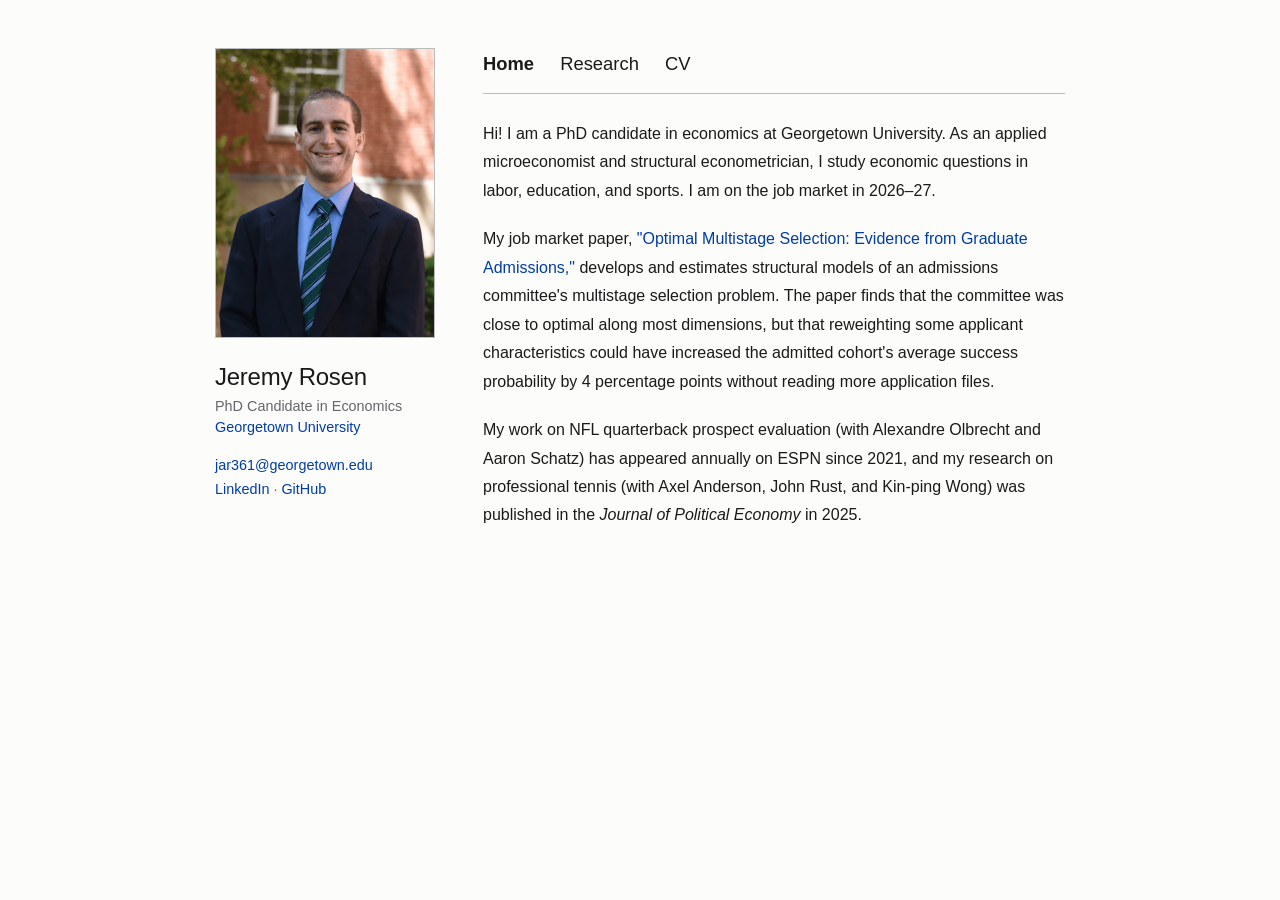
<file: index.html>
<!DOCTYPE html>
<html lang="en">
<head>
    <meta charset="UTF-8">
    <meta name="viewport" content="width=device-width, initial-scale=1.0">
    <meta name="google-site-verification" content="pGSFCC_psG8uf5l2rRlfLcT0T4c5P7jHb2iBb4jefEI" />

    <title>Jeremy Rosen</title>
    <meta name="description" content="Jeremy Rosen: PhD Candidate in Economics, Georgetown University">
    <link rel="canonical" href="https://jeremyarosen.com/">

    <meta property="og:type" content="website">
    <meta property="og:site_name" content="Jeremy Rosen">
    <meta property="og:title" content="Jeremy Rosen">
    <meta property="og:description" content="Jeremy Rosen: PhD Candidate in Economics, Georgetown University">
    <meta property="og:url" content="https://jeremyarosen.com/">
    <meta property="og:image" content="https://jeremyarosen.com/photo.png">

    <meta name="twitter:card" content="summary">
    <meta name="twitter:title" content="Jeremy Rosen">
    <meta name="twitter:description" content="Jeremy Rosen: PhD Candidate in Economics, Georgetown University">
    <meta name="twitter:image" content="https://jeremyarosen.com/photo.png">

    <link rel="icon" href="/favicon.ico" sizes="any">
    <link rel="icon" type="image/png" sizes="512x512" href="/android-chrome-512x512.png">
    <link rel="icon" type="image/png" sizes="192x192" href="/android-chrome-192x192.png">
    <link rel="icon" type="image/png" sizes="32x32" href="/favicon-32x32.png">
    <link rel="icon" type="image/png" sizes="16x16" href="/favicon-16x16.png">
    <link rel="apple-touch-icon" sizes="180x180" href="/apple-touch-icon.png">
    <link rel="manifest" href="/site.webmanifest">
    <meta name="theme-color" content="#003DA5">

    <link rel="stylesheet" href="style.css">

    <script type="application/ld+json">
    {
      "@context": "https://schema.org",
      "@graph": [
        {
          "@type": "WebSite",
          "@id": "https://jeremyarosen.com/#website",
          "url": "https://jeremyarosen.com/",
          "name": "Jeremy Rosen",
          "inLanguage": "en"
        },
        {
          "@type": "Person",
          "@id": "https://jeremyarosen.com/#person",
          "name": "Jeremy Rosen",
          "alternateName": "Jeremy A. Rosen",
          "url": "https://jeremyarosen.com/",
          "image": "https://jeremyarosen.com/photo.png",
          "jobTitle": "PhD Candidate in Economics",
          "affiliation": {
            "@type": "CollegeOrUniversity",
            "name": "Georgetown University",
            "url": "https://econ.georgetown.edu/"
          },
          "email": "mailto:jar361@georgetown.edu",
          "sameAs": [
            "https://www.linkedin.com/in/jeremy-rosen/"
          ]
        }
      ]
    }
    </script>
</head>
<body>

<div class="wrapper">

    <!-- ═══ Sidebar (same on every page) ═══ -->
    <div class="sidebar">
        <img src="photo.png" alt="Jeremy Rosen">
        <div class="sidebar-text">
            <h1>Jeremy Rosen</h1>
            <div class="affiliation">
                PhD Candidate in Economics<br>
                <a href="https://econ.georgetown.edu/">Georgetown University</a>
            </div>
            <div class="contact">
                <a href="mailto:jar361@georgetown.edu">jar361@georgetown.edu</a><br>
                <a href="https://www.linkedin.com/in/jeremy-rosen/">LinkedIn</a> · <a href="https://github.com/JRTennis">GitHub</a>
            </div>
        </div>
    </div>

    <!-- ═══ Content ═══ -->
    <div class="content">

        <nav class="content-nav">
            <a href="index.html" class="active">Home</a>
            <a href="research.html">Research</a>
            <a href="cv.pdf">CV</a>
        </nav>

        <div class="intro">
            <p>
                Hi! I am a PhD candidate in economics at Georgetown University.
                As an applied microeconomist and structural econometrician, I study economic questions
                in labor, education, and sports. I am on the job market in 2026–27.
            </p>
            <p>
                My job market paper, <a href="https://jeremyarosen.com/papers/grad_admissions_paper.pdf">"Optimal Multistage Selection:
                Evidence from Graduate Admissions,"</a> develops and estimates structural models of an admissions committee's multistage selection problem.
                The paper finds that the committee was close to optimal along most dimensions, but that reweighting some applicant characteristics
                could have increased the admitted cohort's average success probability by 4 percentage points without reading more application files.
            </p>
            <p>
                My work on NFL quarterback prospect evaluation (with Alexandre Olbrecht and Aaron Schatz) has appeared annually on ESPN since 2021, 
                and my research on professional tennis (with Axel Anderson, John Rust, and Kin-ping Wong) was published in the <em>Journal of Political Economy</em> in 2025.
            </p>
        </div>

    </div>

</div>

</body>
</html>
</file>
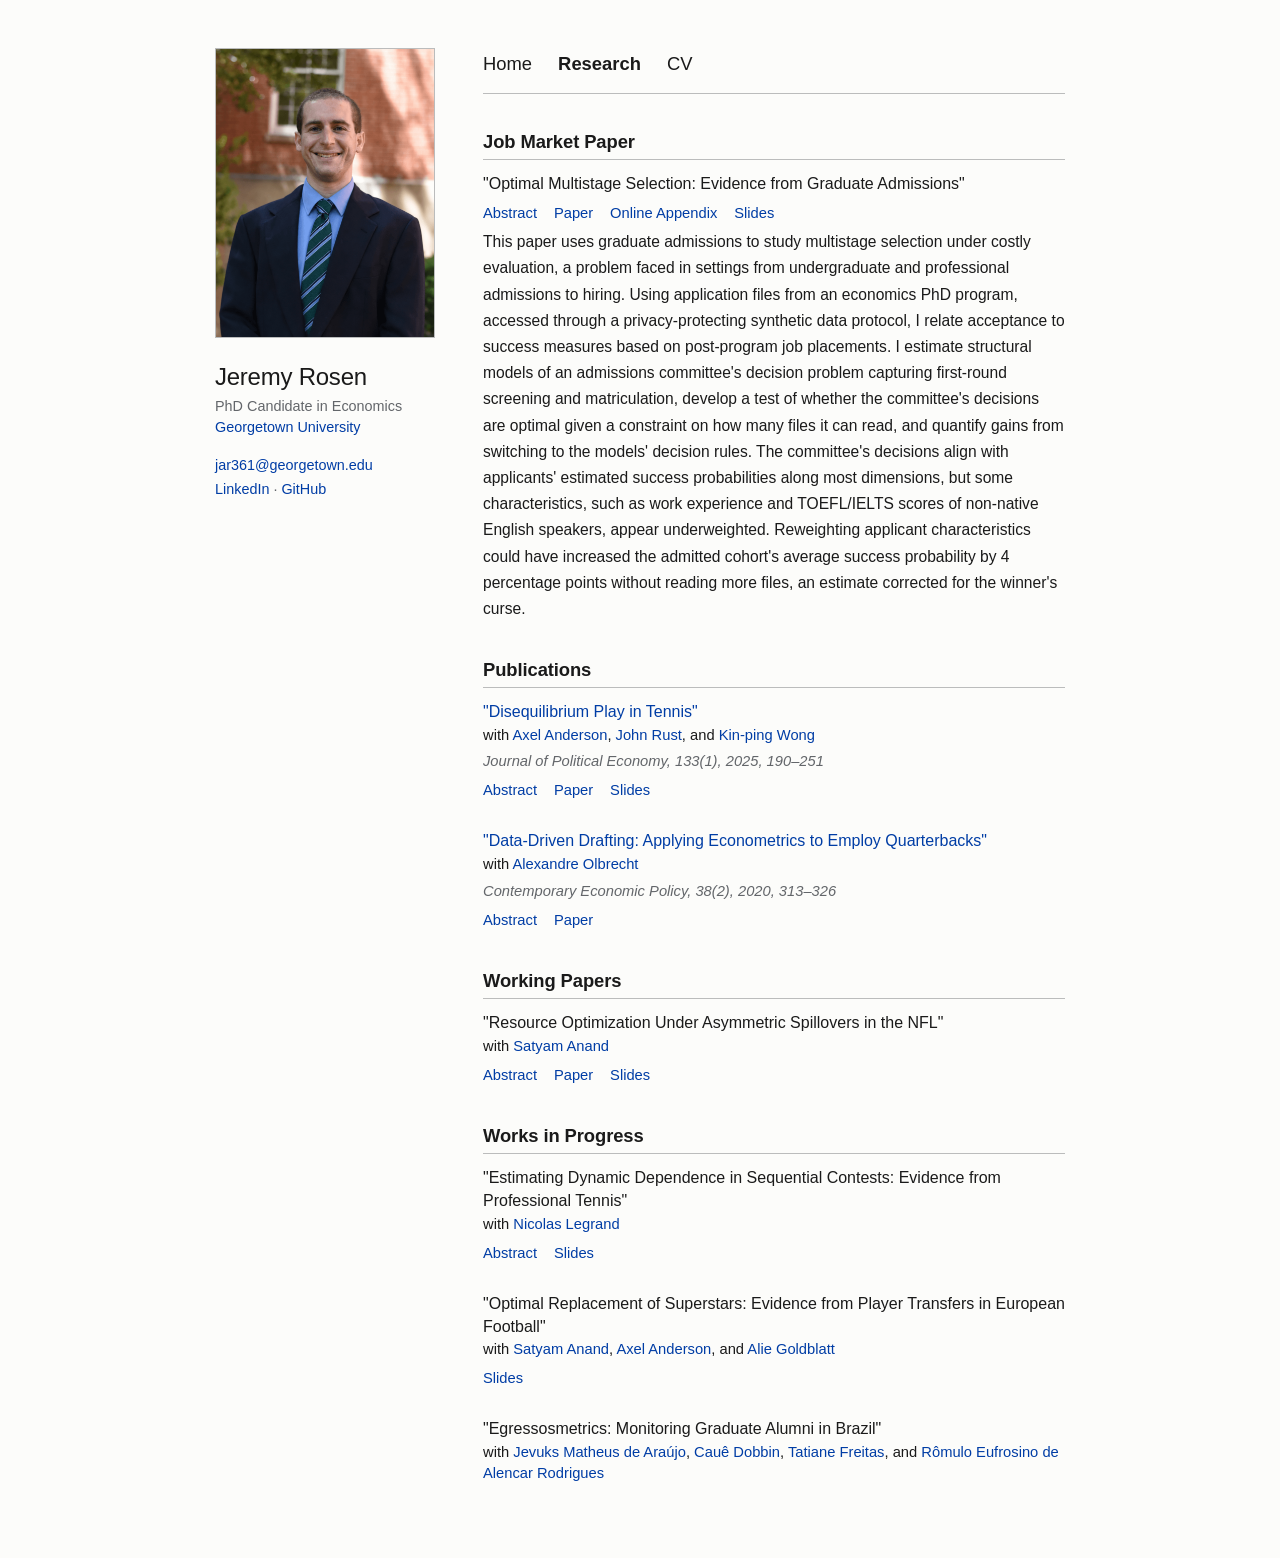
<file: research.html>
<!DOCTYPE html>
<html lang="en">
<head>
    <meta charset="UTF-8">
    <meta name="viewport" content="width=device-width, initial-scale=1.0">

    <title>Research - Jeremy Rosen</title>
    <meta name="description" content="Research by Jeremy Rosen: job market paper, publications, working papers, and works in progress">
    <link rel="canonical" href="https://jeremyarosen.com/research.html">

    <meta property="og:type" content="website">
    <meta property="og:site_name" content="Jeremy A. Rosen">
    <meta property="og:title" content="Research - Jeremy Rosen">
    <meta property="og:description" content="Research by Jeremy Rosen: job market paper, publications, working papers, and works in progress">
    <meta property="og:url" content="https://jeremyarosen.com/research.html">
    <meta property="og:image" content="https://jeremyarosen.com/photo.png">

    <meta name="twitter:card" content="summary">
    <meta name="twitter:title" content="Research - Jeremy Rosen">
    <meta name="twitter:description" content="Research by Jeremy Rosen: job market paper, publications, working papers, and works in progress">
    <meta name="twitter:image" content="https://jeremyarosen.com/photo.png">

    <link rel="icon" href="/favicon.ico" sizes="any">
    <link rel="icon" type="image/png" sizes="512x512" href="/android-chrome-512x512.png">
    <link rel="icon" type="image/png" sizes="192x192" href="/android-chrome-192x192.png">
    <link rel="icon" type="image/png" sizes="32x32" href="/favicon-32x32.png">
    <link rel="icon" type="image/png" sizes="16x16" href="/favicon-16x16.png">
    <link rel="apple-touch-icon" sizes="180x180" href="/apple-touch-icon.png">
    <link rel="manifest" href="/site.webmanifest">
    <meta name="theme-color" content="#003DA5">

    <link rel="stylesheet" href="style.css">

    <!-- Collapsible abstracts. Hidden only when JavaScript is available, so
         the text still shows if scripts are blocked. Move to style.css if preferred. -->
    <style>
        .js .abstract { display: none; }
        .js .abstract.is-open { display: block; }
    </style>
    <script>document.documentElement.classList.add('js');</script>
</head>
<body>

<div class="wrapper">

    <!-- ═══ Sidebar ═══ -->
    <div class="sidebar">
        <img src="photo.png" alt="Jeremy Rosen">
        <div class="sidebar-text">
            <h1>Jeremy Rosen</h1>
            <div class="affiliation">
                PhD Candidate in Economics<br>
                <a href="https://econ.georgetown.edu/">Georgetown University</a>
            </div>
            <div class="contact">
                <a href="mailto:jar361@georgetown.edu">jar361@georgetown.edu</a><br>
                <a href="https://www.linkedin.com/in/jeremy-rosen/">LinkedIn</a> · <a href="https://github.com/JRTennis">GitHub</a>
            </div>
        </div>
    </div>

    <!-- ═══ Content ═══ -->
    <div class="content">

        <nav class="content-nav">
            <a href="index.html">Home</a>
            <a href="research.html" class="active">Research</a>
            <a href="cv.pdf">CV</a>
        </nav>

        <!-- Job Market Paper -->
        <h2>Job Market Paper</h2>
        <div class="paper">
            <div class="paper-title">"Optimal Multistage Selection: Evidence from Graduate Admissions"</div>
            <div class="links">
                <a href="#jmp-abstract" class="abstract-toggle" aria-expanded="true" aria-controls="jmp-abstract">Abstract</a>
                <a href="https://jeremyarosen.com/papers/grad_admissions_paper.pdf">Paper</a>
                <a href="https://jeremyarosen.com/papers/grad_admissions_online_appendix.pdf">Online Appendix</a>
                <a href="https://jeremyarosen.com/papers/grad_admissions_presentation.pdf">Slides</a>
            </div>
            <p class="abstract is-open" id="jmp-abstract">
                This paper uses graduate admissions to study multistage selection under costly evaluation, a problem faced in settings from undergraduate and professional admissions to hiring.
                Using application files from an economics PhD program, accessed through a privacy-protecting synthetic data protocol, I relate acceptance to success measures based on post-program job placements.
                I estimate structural models of an admissions committee's decision problem capturing first-round screening and matriculation, develop a test of whether the committee's decisions are optimal given a constraint on how many files it can read, and quantify gains from switching to the models' decision rules.
                The committee's decisions align with applicants' estimated success probabilities along most dimensions, but some characteristics, such as work experience and TOEFL/IELTS scores of non-native English speakers, appear underweighted.
                Reweighting applicant characteristics could have increased the admitted cohort's average success probability by 4 percentage points without reading more files, an estimate corrected for the winner's curse.
            </p>
        </div>

        <!-- Publications -->
        <h2>Publications</h2>

        <div class="paper">
            <div class="paper-title"><a href="https://www.journals.uchicago.edu/doi/10.1086/732529">"Disequilibrium Play in Tennis"</a></div>
            <div class="coauthors">with <a href="https://sites.google.com/view/axel-anderson">Axel Anderson</a>, <a href="https://editorialexpress.com/jrust/">John Rust</a>, and <a href="https://kpjwong.weebly.com/">Kin-ping Wong</a></div>
            <div class="venue">Journal of Political Economy, 133(1), 2025, 190–251</div>
            <div class="links"><a href="#tennis-abstract" class="abstract-toggle" aria-expanded="false" aria-controls="tennis-abstract">Abstract</a> <a href="https://jeremyarosen.com/papers/disequilibrium_play_in_tennis_full.pdf">Paper</a> <a href="https://jeremyarosen.com/papers/jeremyr_slides.pdf">Slides</a></div>
            <p class="abstract" id="tennis-abstract">
                Do the world’s best tennis pros play Nash equilibrium mixed strategies? We answer this
question using data on serve direction choices (to the receiver’s left, right or body) from
the Match Charting Project. Using a new approach, we test and reject a key implication
of a mixed strategy Nash equilibrium: that the probability of winning the service game is
identical for all possible serve strategies. We calculate best-response serve strategies by
dynamic programming and show that for most elite pro servers, the DP strategy significantly
increases their win probability relative to the mixed strategies they actually use.
            </p>
        </div>

        <div class="paper">
            <div class="paper-title"><a href="https://onlinelibrary.wiley.com/doi/abs/10.1111/coep.12454">"Data-Driven Drafting: Applying Econometrics to Employ Quarterbacks"</a></div>
            <div class="coauthors">with <a href="https://www.ramapo.edu/asb/faculty/alexandre-olbrecht/">Alexandre Olbrecht</a></div>
            <div class="venue">Contemporary Economic Policy, 38(2), 2020, 313–326</div>
            <div class="links"><a href="#drafting-abstract" class="abstract-toggle" aria-expanded="false" aria-controls="drafting-abstract">Abstract</a> <a href="https://jeremyarosen.com/papers/rosen_olbrecht_2019_full.pdf">Paper</a></div>
            <p class="abstract" id="drafting-abstract">
                We show that firms can employ data-driven methods to improve their hiring
decisions. Specifically, we use data available to National Football League (NFL) teams
prior to the NFL draft to estimate econometric models that predict the future performance
of drafted quarterbacks. Since our methods are replicable, stakeholders can use them to
improve the draft's efficiency and help it accomplish its mission to promote competitive
balance. Furthermore, data-driven methods such as ours can help firms avoid biases
against employee characteristics that do not affect future job performance.
            </p>
        </div>

        <!-- Working Papers -->
        <h2>Working Papers</h2>

        <div class="paper">
            <div class="paper-title">"Resource Optimization Under Asymmetric Spillovers in the NFL"</div>
            <div class="coauthors">with <a href="https://gufaculty360.georgetown.edu/s/contact/0031Q00002aaInaQAE/satyam-anand">Satyam Anand</a></div>
            <div class="links"><a href="#spillovers-abstract" class="abstract-toggle" aria-expanded="false" aria-controls="spillovers-abstract">Abstract</a> <a href="https://jeremyarosen.com/papers/asymmetric_spillovers_paper.pdf">Paper</a> <a href="https://jeremyarosen.com/papers/asymmetric_spillovers_presentation.pdf">Slides</a></div>
            <p class="abstract" id="spillovers-abstract">
                This paper studies resource optimization under asymmetric spillovers, which occur when one
position’s unobserved true quality disproportionately affects other positions’ observed performances. Because the NFL has vast public data, we use it as a laboratory for our study. Specifically, we estimate a production function equilibrium model of team performance by mapping
salary cap spending into expected wins. To account for asymmetric spillovers between quarterbacks and their teammates, we use game-level variation to identify quarterbacks’ marginal
productivity, calibrate the model, and calculate optimal positional allocations. We find that
most positions were paid near their model-implied optima with a few significant deviations.
            </p>
        </div>

        <!-- Works in Progress -->
        <h2>Works in Progress</h2>

        <div class="paper">
            <div class="paper-title">"Estimating Dynamic Dependence in Sequential Contests: Evidence from Professional Tennis"</div>
            <div class="coauthors">with <a href="https://sites.google.com/view/nicolaslegrand/home?authuser=0">Nicolas Legrand</a></div>
            <div class="links"><a href="#hot-hand-abstract" class="abstract-toggle" aria-expanded="false" aria-controls="hot-hand-abstract">Abstract</a> <a href="https://jeremyarosen.com/papers/hot_hand_presentation.pdf">Slides</a></div>
            <p class="abstract" id="hot-hand-abstract">
                Do outcomes in sequential contests exhibit dynamic dependence? We study this question using point-level data from modern professional tennis and assess how well Klaassen and Magnus’s (2001) iterated feasible generalized least squares (FGLS) estimator performs on dynamic panels. Using data from 1,336 men and women’s clay, grass, and hard-court matches
from 2014 to 2017, we reject independence and identical distribution at the 1% level. However, our estimated hot hand effect is smaller than KM’s and insignificant for men, and the
receiver’s estimated advantage on important points is also smaller. We then compare FGLS to
several dynamic panel estimators, including GMM and bias-corrected fixed effects (BCFE),
and show that FGLS estimates are comparable to BCFE and consistently lie between OLS
and uncorrected FE. Given FGLS’s computational speed and ability to handle predetermined
and time-invariant covariates, we recommend it for applied work with dynamic panel data.
            </p>
        </div>

        <div class="paper">
            <div class="paper-title">"Optimal Replacement of Superstars: Evidence from Player Transfers in European Football"</div>
            <div class="coauthors">with <a href="https://gufaculty360.georgetown.edu/s/contact/0031Q00002aaInaQAE/satyam-anand">Satyam Anand</a>, <a href="https://sites.google.com/view/axel-anderson">Axel Anderson</a>, and <a href="https://www.linkedin.com/in/alie-goldblatt-bb7a6a184/">Alie Goldblatt</a></div>
            <div class="links"><a href="https://jeremyarosen.com/papers/soccer_slides.pdf">Slides</a></div>
        </div>

        <div class="paper">
            <div class="paper-title">"Egressosmetrics: Monitoring Graduate Alumni in Brazil"</div>
            <div class="coauthors">with <a href="https://sites.google.com/academico.ufpb.br/prof-jevuks-araujo?usp=sharing">Jevuks Matheus de Araújo</a>, <a href="https://cauedobbin.com/">Cauê Dobbin</a>, <a href="https://sites.google.com/urca.br/prof-tatiane-freitas/presentation?authuser=0">Tatiane Freitas</a>, and <a href="http://lattes.cnpq.br/4922472733802502">Rômulo Eufrosino de Alencar Rodrigues</a></div>
        </div>

    </div>

</div>

<script>
    // "Abstract" links open and close the abstract directly below the link row.
    document.addEventListener('click', function (e) {
        var toggle = e.target.closest('.abstract-toggle');
        if (!toggle) return;
        e.preventDefault();
        var abstract = document.getElementById(toggle.getAttribute('aria-controls'));
        if (!abstract) return;
        var open = abstract.classList.toggle('is-open');
        toggle.setAttribute('aria-expanded', open ? 'true' : 'false');
    });
</script>

</body>
</html>
</file>
<file: style.css>
/*
 * ─── CUSTOMIZE: Main settings ───
 */
:root {
    --link-color: #003DA5;        /* Georgetown Pantone 293 */
    --link-hover: #003DA5;
    --text-color: #1A1A1A;        
    --text-light: #1A1A1A;        
    --text-muted: #63666A;        /* Georgetown Cool Gray 10 */
    --border: #BBBCBC;            /* Georgetown Cool Gray 4 */
    --bg: #FCFCFA;                /* Georgetown Pantone 7527,  10% tint */
    --sidebar-width: 220px;
    --content-max: 630px;
    --gap: 3rem;
}

* { margin: 0; padding: 0; box-sizing: border-box; }

body {
    font-family: -apple-system, BlinkMacSystemFont, "Segoe UI", Roboto, "Helvetica Neue", Arial, sans-serif;
    font-size: 1rem;
    line-height: 1.72;
    color: var(--text-color);
    background: var(--bg);
    -webkit-font-smoothing: antialiased;
}

a {
    color: var(--link-color);
    text-decoration: none;
    border-bottom: 1px solid transparent;
    transition: border-color 0.15s ease;
}

a:hover {
    border-bottom-color: var(--link-color);
    color: var(--link-hover);
}

/* ─── Layout: sidebar + content ─── */
.wrapper {
    display: flex;
    gap: var(--gap);
    max-width: calc(var(--sidebar-width) + var(--gap) + var(--content-max));
    margin: 3rem auto;
    padding: 0 1.5rem;
}

/* ─── Sidebar ─── */
.sidebar {
    width: var(--sidebar-width);
    flex-shrink: 0;
    position: sticky;
    top: 2rem;
    align-self: flex-start;
}

.sidebar img {
    width: 100%;
    height: auto;
    border: 1px solid var(--border);
    margin-bottom: 1rem;
}

.sidebar h1 {
    font-size: 1.5rem;
    font-weight: normal;
    line-height: 1.25;
    margin-bottom: 0.25rem;
    letter-spacing: -0.01em;
}

.sidebar .affiliation {
    font-size: 0.9rem;
    color: var(--text-muted);
    margin-bottom: 1rem;
    line-height: 1.45;
}

.sidebar .contact {
    font-size: 0.9rem;
    color: var(--text-muted);
    line-height: 1.65;
    margin-bottom: 0;
}

.sidebar .contact a {
    border-bottom: none;
}

.sidebar .contact a:hover {
    border-bottom: 1px solid var(--link-color);
}

/* ─── Main content ─── */
.content {
    flex: 1;
    max-width: var(--content-max);
    min-width: 0;
}

/* ─── Content navigation ─── */
.content-nav {
    border-bottom: 1px solid var(--border);
    padding-bottom: 0.85rem;
    margin-bottom: 1.6rem;
}

.content-nav a {
    display: inline-block;
    margin-right: 1.35rem;
    font-size: 1.15rem;
    color: var(--text-light);
    border-bottom: none;
    transition: color 0.15s ease;
}

.content-nav a:hover {
    color: var(--link-color);
}

.content-nav a.active {
    color: var(--text-color);
    font-weight: bold;
}

.content-nav a:last-child {
    margin-right: 0;
}

/* ─── Section headings ─── */
.content h2 {
    font-size: 1.15rem;
    font-weight: bold;
    margin-top: 2.25rem;
    margin-bottom: 0.75rem;
    padding-bottom: 0.3rem;
    border-bottom: 1px solid var(--border);
    letter-spacing: -0.005em;
    line-height: 1.3;
}

.content h2:first-child {
    margin-top: 0;
}

/* ─── Intro text (home page) ─── */
.intro {
    font-size: 1rem;
    line-height: 1.78;
    color: var(--text-color);
}

.intro p {
    margin-bottom: 1.25rem;
}

.intro p:last-child {
    margin-bottom: 0;
}

/* ─── Papers ─── */
.paper {
    margin-bottom: 1.6rem;
}

.paper-title {
    font-weight: normal;
    font-size: 1rem;
    line-height: 1.45;
    margin-bottom: 0.1rem;
}

.paper .coauthors {
    font-size: 0.92rem;
    color: var(--text-light);
    margin-bottom: 0.35rem;
    line-height: 1.45;
}

.paper .venue {
    font-size: 0.92rem;
    color: var(--text-muted);
    font-style: italic;
    margin-bottom: 0.3rem;
    line-height: 1.45;
}

.paper .abstract {
    font-size: 0.975rem;
    color: var(--text-color);
    line-height: 1.68;
    margin-top: 0.2rem;
}

.paper .links {
    font-size: 0.92rem;
    margin-top: 0.35rem;
}

.paper .links a {
    margin-right: 0.8rem;
}

.paper .links a:last-child {
    margin-right: 0;
}

/* ─── Footer ─── */
.footer {
    font-size: 0.85rem;
    color: var(--text-muted);
    margin-top: 2.5rem;
    padding-top: 0.9rem;
    border-top: 1px solid var(--border);
}

/* ─── Mobile ─── */
@media (max-width: 700px) {
    .wrapper {
        flex-direction: column;
        gap: 1.5rem;
        margin: 1.5rem auto;
    }

    .sidebar {
        width: 100%;
        position: static;
        display: flex;
        flex-wrap: wrap;
        gap: 1rem;
        align-items: flex-start;
    }

    .sidebar img {
        width: 130px;
        margin-bottom: 0;
    }

    .sidebar .sidebar-text {
        flex: 1;
        min-width: 200px;
    }

    .content-nav {
        width: 100%;
        display: flex;
        gap: 1rem;
        flex-wrap: wrap;
        border-top: 1px solid var(--border);
        border-bottom: 1px solid var(--border);
        padding: 0.55rem 0;
        margin-bottom: 1.2rem;
    }

    .content-nav a {
        display: inline;
        margin-right: 0;
        font-size: 1.05rem;
    }
}
</file>
